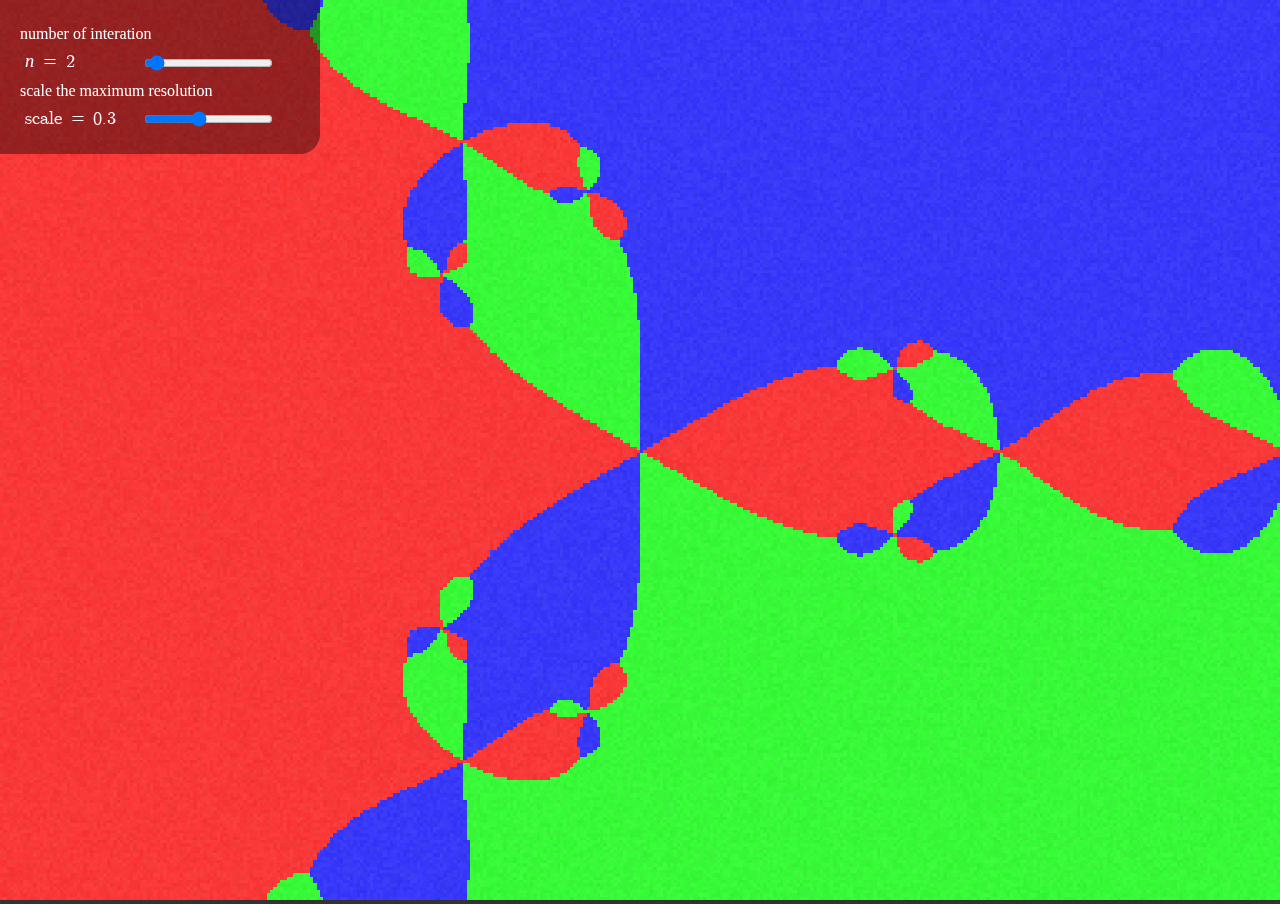
<file: ComputationalPhysics/fractal/index.html>
<!DOCTYPE html>
<html lang="en">

<head>
    <meta charset="UTF-8">
    <meta name="viewport" content="width=device-width, initial-scale=1.0">
    <link rel="stylesheet" href="css/normalize.css">
    <link rel="stylesheet" href="css/index.css">
    <link rel="stylesheet" href="mathquill-0.10.1/mathquill.css">
    <script src="https://ajax.googleapis.com/ajax/libs/jquery/1.11.0/jquery.min.js"></script>
    <script src="mathquill-0.10.1/mathquill.js"></script>
    <script src="js/Math.js"></script>
    <title>Pixel Manipulation</title>
</head>

<body>
    <div id="sidebar">
        <ul id="sidebar-list">
            <li>
                <p class='informartion'>
                    number of interation
                </p>
                <div class="value mq-math-mode">
                    <var>n</var>
                    <span class="mq-binary-operator">=</span>
                    <span id="inter_number" class='mq-math-mode'>2</span>
                </div>
                <input id='inter_slider' class="slider" type="range" min="0" max="50" value="2">
            </li>
            <li>
                <p class='informartion'>
                    scale the maximum resolution
                </p>
                <div class="value mq-math-mode">
                    <span class="mq-math-mode">scale</span>
                    <span class="mq-binary-operator">=</span>
                    <span id='scale_number' class='mq-math-mode'>0.3</span>
                </div>
                <input id='scale_slider' class="slider" type="range" min="0" max="1.2" value="0.5" step="0.01">
            </li>
            <li>
            </li>
        </ul>
    </div>
    <canvas id='app'></canvas>
    <script src="js/index.js"></script>
</body>

</html>
</file>
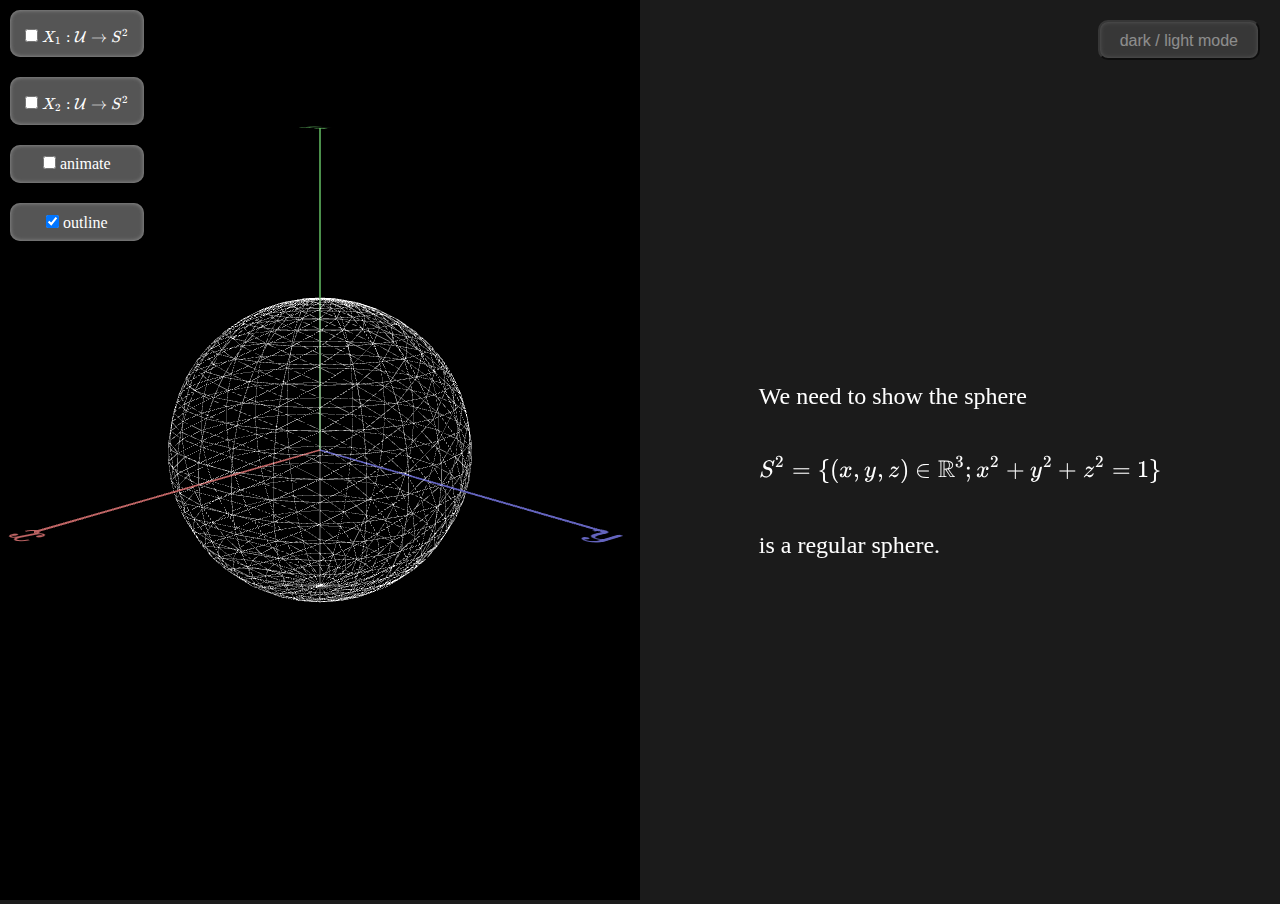
<file: DifferentialGeometry/SphericalCoordinate/index.html>
<!DOCTYPE html>
<html lang="">

<head>
    <meta charset="utf-8">
    <meta name="viewport" content="width=device-width, initial-scale=1.0">
    <title> Spherical Coordinate </title>
    <script src="js/p5.min.js"></script>
    <script src="js/katex.min.js"></script>
    <script src="js/main.js"></script>
    <script src="js/scroll.js" defer></script>

    <link rel="stylesheet" href="css/katex.min.css">
    <link rel="stylesheet" href="css/style.css">
    <link rel="stylesheet" href="css/scroll.css">
    <link rel="stylesheet" href="css/RWD.css">
</head>

<body>
    <div id="sidebar">
        <div class="container">
            <ul>
                <li class="list-item">
                    <div class="button-container">
                        <label class="button">
                            <input id="S1" type="checkbox"/>
                            <span class="latex">
                                X_1 : \mathcal{U} \to S^2 
                            </span>
                        </label>
                    </div>
                </li>
                <li class="list-item">
                    <div class="button-container">
                        <label class="button">
                            <input id="S2" type="checkbox"/>
                            <span class="latex">
                                
                            X_2 : \mathcal{U} \to S^2
                            </span>
                        </label>
                    </div>
                </li>
                <li class="list-item">
                    <div class="button-container">
                        <label class="button">
                            <input id="animate" type="checkbox"/> animate 
                        </label>
                    </div>
                </li>
                <li class="list-item">
                    <div class="button-container">
                        <label class="button">
                            <input id="outline" checked="true" type="checkbox"/> outline 
                        </label>
                    </div>
                </li>
            </ul>
        </div>
    </div>
    <main></main>
    <div id="expression">
        <section class="scroll hidden show">
            <div class="container">
                We need to show the sphere 
                <span class="Latex">
                    S^2 = \{(x,y,z)\in \R^3; x^2+y^2+z^2 = 1\}
                </span>
                is a regular sphere.
            </div>
        </section>
        <section class="scroll hidden">
            <div class="container">
                <div class="box">
                    Let <span class="latex">\mathcal{U} = \{ (\varphi,\theta); 0 < \varphi < \pi, 0 < \theta < 2\pi\}</span> and let <span class="latex">X_1 : \mathcal{U}\subset \R^2 \to \R^3</span> be given by 
                    <span class="Latex">
                        X_1(\varphi,\theta) = 
                        \begin{pmatrix}
                        \sin\varphi \cos\theta\\
                        \sin\varphi \sin\theta\\
                        \cos\varphi
                        \end{pmatrix}.
                    </span>
                    We may click the first <span class="latex"> X_1 </span> button to see that it covers the <span class="latex"> S^2 </span> minus the red line, where the parameterization of red line <span class="latex"> \alpha(\varphi) </span> is given by 
                    <span class="Latex"> 
                    \alpha(\varphi) = \left(\sin\varphi, 0, \cos\varphi\right),
                    </span>
                    which is at <span class="latex"> \theta=0 </span> and <span class="latex"> 0 < \varphi < \pi </span>.
                </div>
            </div>
        </section>
        <section class="scroll hidden">
            <div class="container">
                Therefore, we need another parameterization.
            </div>
        </section>
        <section class="scroll hidden">
            <div class="container">
                <div class="box">
                    We still continue using <span class="latex">\mathcal{U} = \{ (\varphi,\theta); 0 < \varphi < \pi, 0 < \theta < 2\pi\}</span> and let <span class="latex">X_2 : \mathcal{U}\subset \R^2 \to \R^3</span> be given by 
                    <span class="Latex">
                        X_2(\varphi,\theta) = 
                        \begin{pmatrix}
                        -\sin\varphi \cos\theta\\
                        \cos\varphi\\
                        \sin\varphi \sin\theta
                        \end{pmatrix}.
                    </span>

                    We may click the first <span class="latex"> X_2 </span> button to see that it covers the <span class="latex"> S^2 </span> minus the blue line, where the parameterization of blue line <span class="latex"> \beta(\varphi) </span> is given by 
                    <span class="Latex"> 
                    \beta(\varphi) = \left(-\sin\varphi, \cos\varphi, 0\right),
                    </span>
                    which is at <span class="latex"> \theta=0 </span> and <span class="latex"> 0 < \varphi < \pi </span>.
                </div>
            </div>
        </section>
        <button class="button" id="theme-toggle">dark / light mode</button>

        <script>
            document.getElementById('theme-toggle').addEventListener('click', () => {
                document.body.classList.toggle('light-mode');
                if(document.body.classList.value.includes("light-mode")){
                    config.mode = "light-mode"; 
                }else{
                    config.mode = "dark-mode"; 
                }
            });
        </script>
    </div>
    
</body>
</html>
</file>
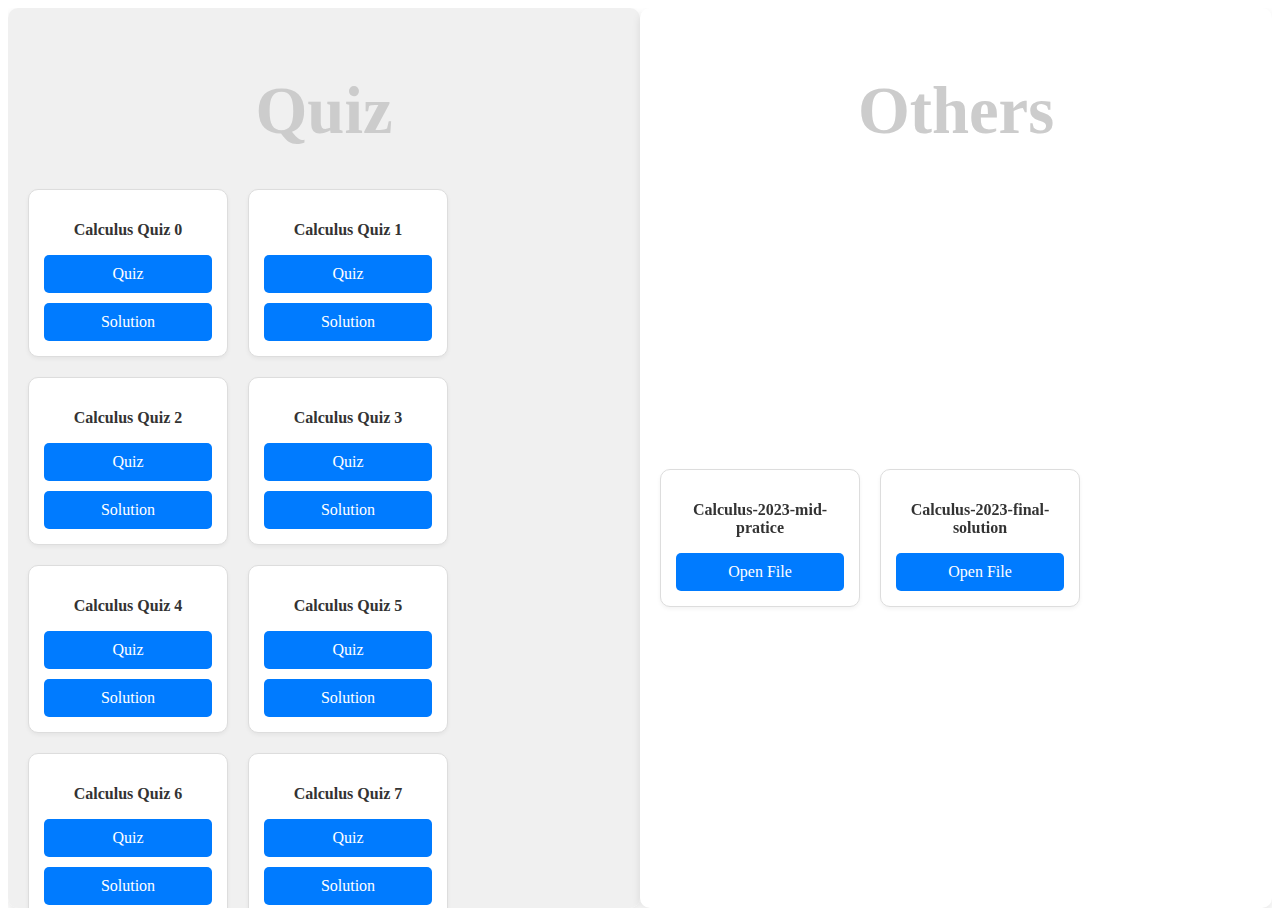
<file: Calculus/2023-quiz/web/index.html>
<!DOCTYPE html>
<html lang="en">
<head>
    <meta charset="UTF-8">
    <meta name="viewport" content="width=device-width, initial-scale=1.0">
    <link rel="stylesheet" type="text/css" href="style.css">
    <script src="config.js" defer></script>
    <script src="script.js" defer></script>
    <title>Calculus</title>
</head>
<body>
    <div id="content-wrapper">
        <div id="quiz-container" class="container">
            <h2> Quiz </h2>
        </div>
        <div id="others-container" class="container">
            <h2> Others </h2>
        </div>
    </div>


</body>
</html>
</file>
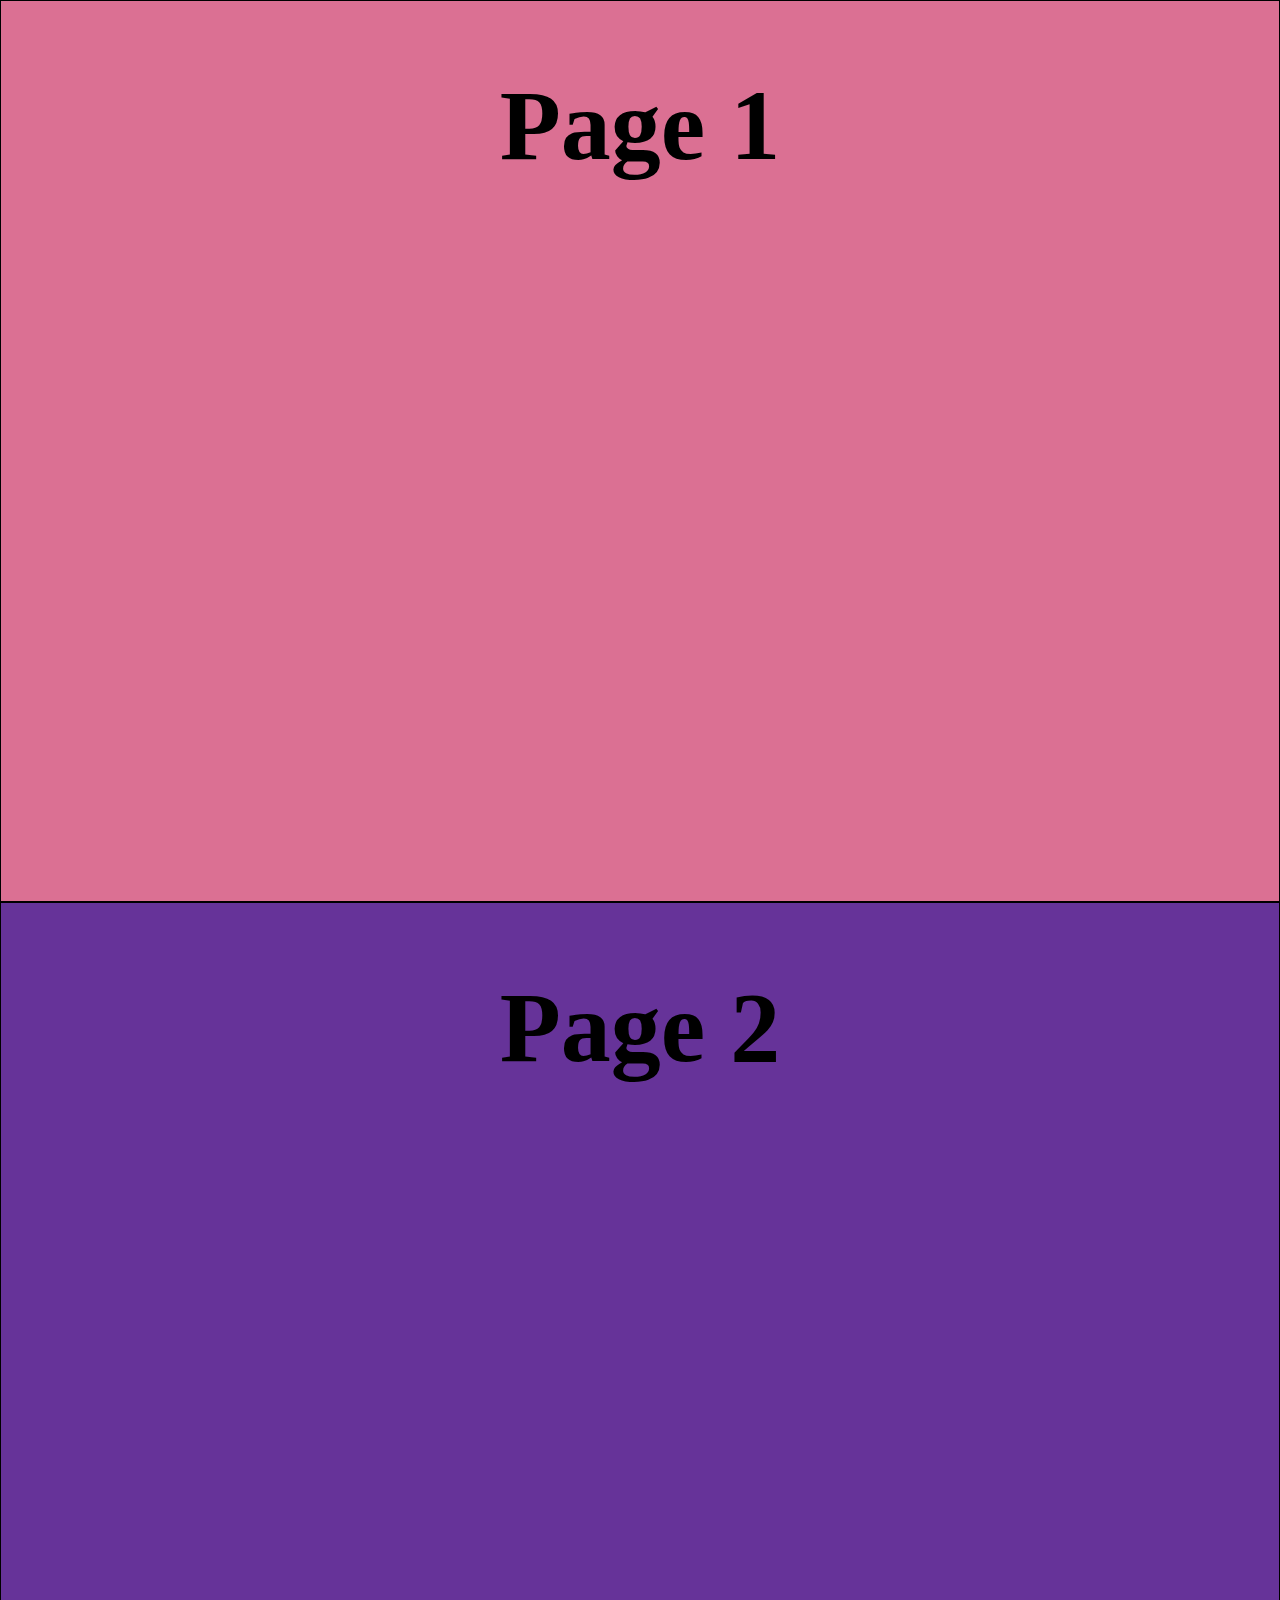
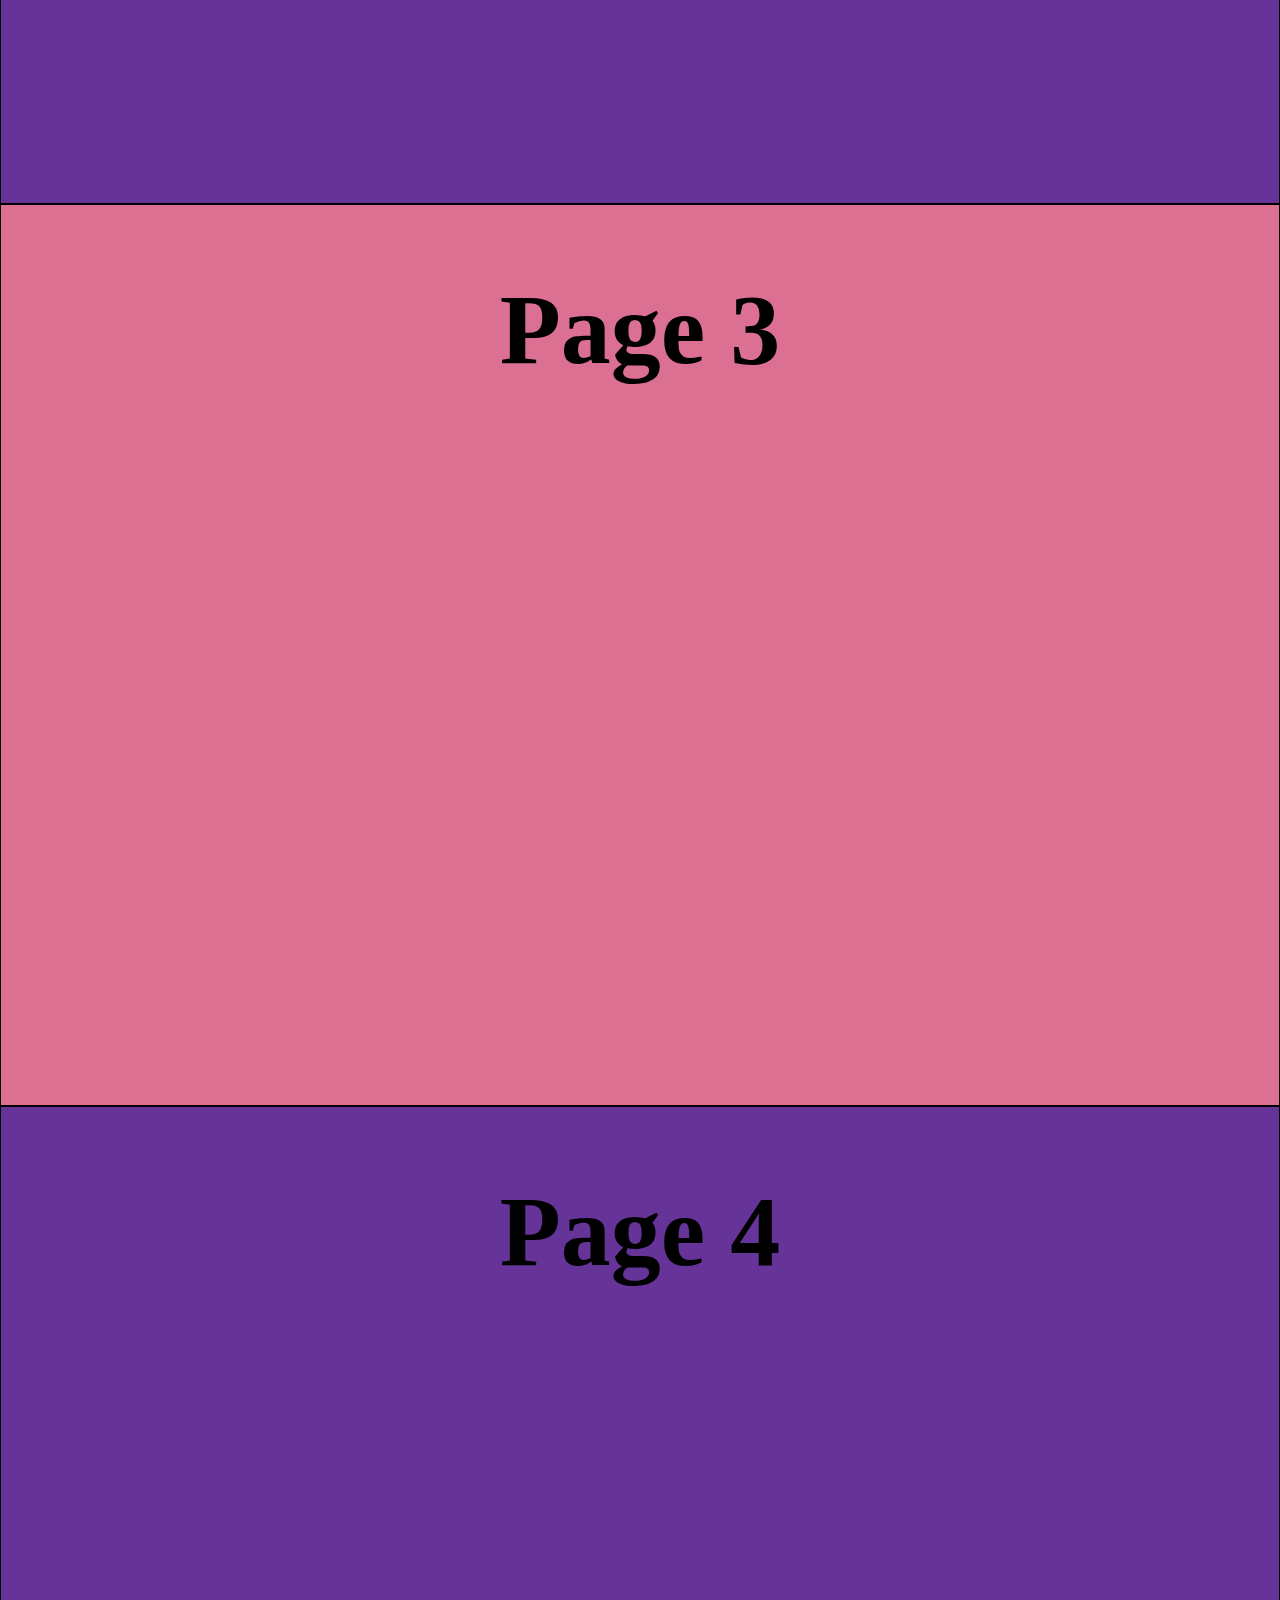
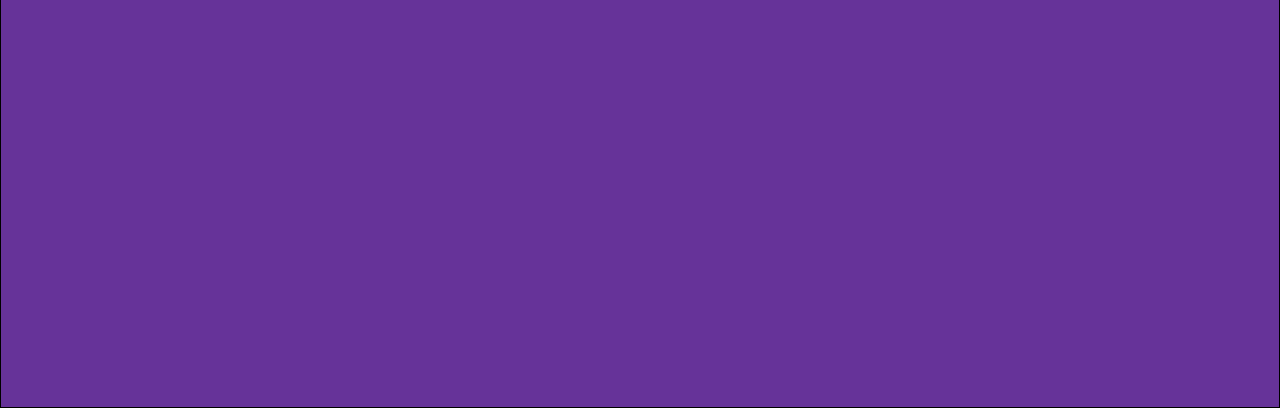
<file: NumericalAnalysis/scroll_snap.html>
<!DOCTYPE html>
<html>
    <head>
        <meta charset="UTF-8" />
        <meta name="viewport" content="width=device-width, initial-scale=1.0" />
        <title>Scroll snap pratice</title>
        <style>
            body {
                margin:0;
                padding: 0;
                background-color:powderblue;
            }
            .container{
                margin:0;
                padding: 0;
                background-color: white;
                height: 100vh;
                scroll-snap-points-y: repeat(100vh);
                scroll-snap-type: y mandatory;
            }
            .page:nth-of-type(odd){
                background-color: palevioletred;
            }
            .page:nth-of-type(even){
                background-color: rebeccapurple;
            }
            .page {
                scroll-snap-align:start;
                position: relative;
                border: solid 0.5px;
                height:100vh;
                text-align: center;
                vertical-align: middle;
            }
            h1{
                display: inline-block;
                vertical-align: middle;
                font-size:100px;
            }
            
        </style>
    </head>
    <body>
        <div class="container">
            <div class="page"><h1>Page 1</h1></div>
            <div class="page"><h1>Page 2</h1></div>
            <div class="page"><h1>Page 3</h1></div>
            <div class="page"><h1>Page 4</h1></div>
        </div>
    </body>
</html>
</file>
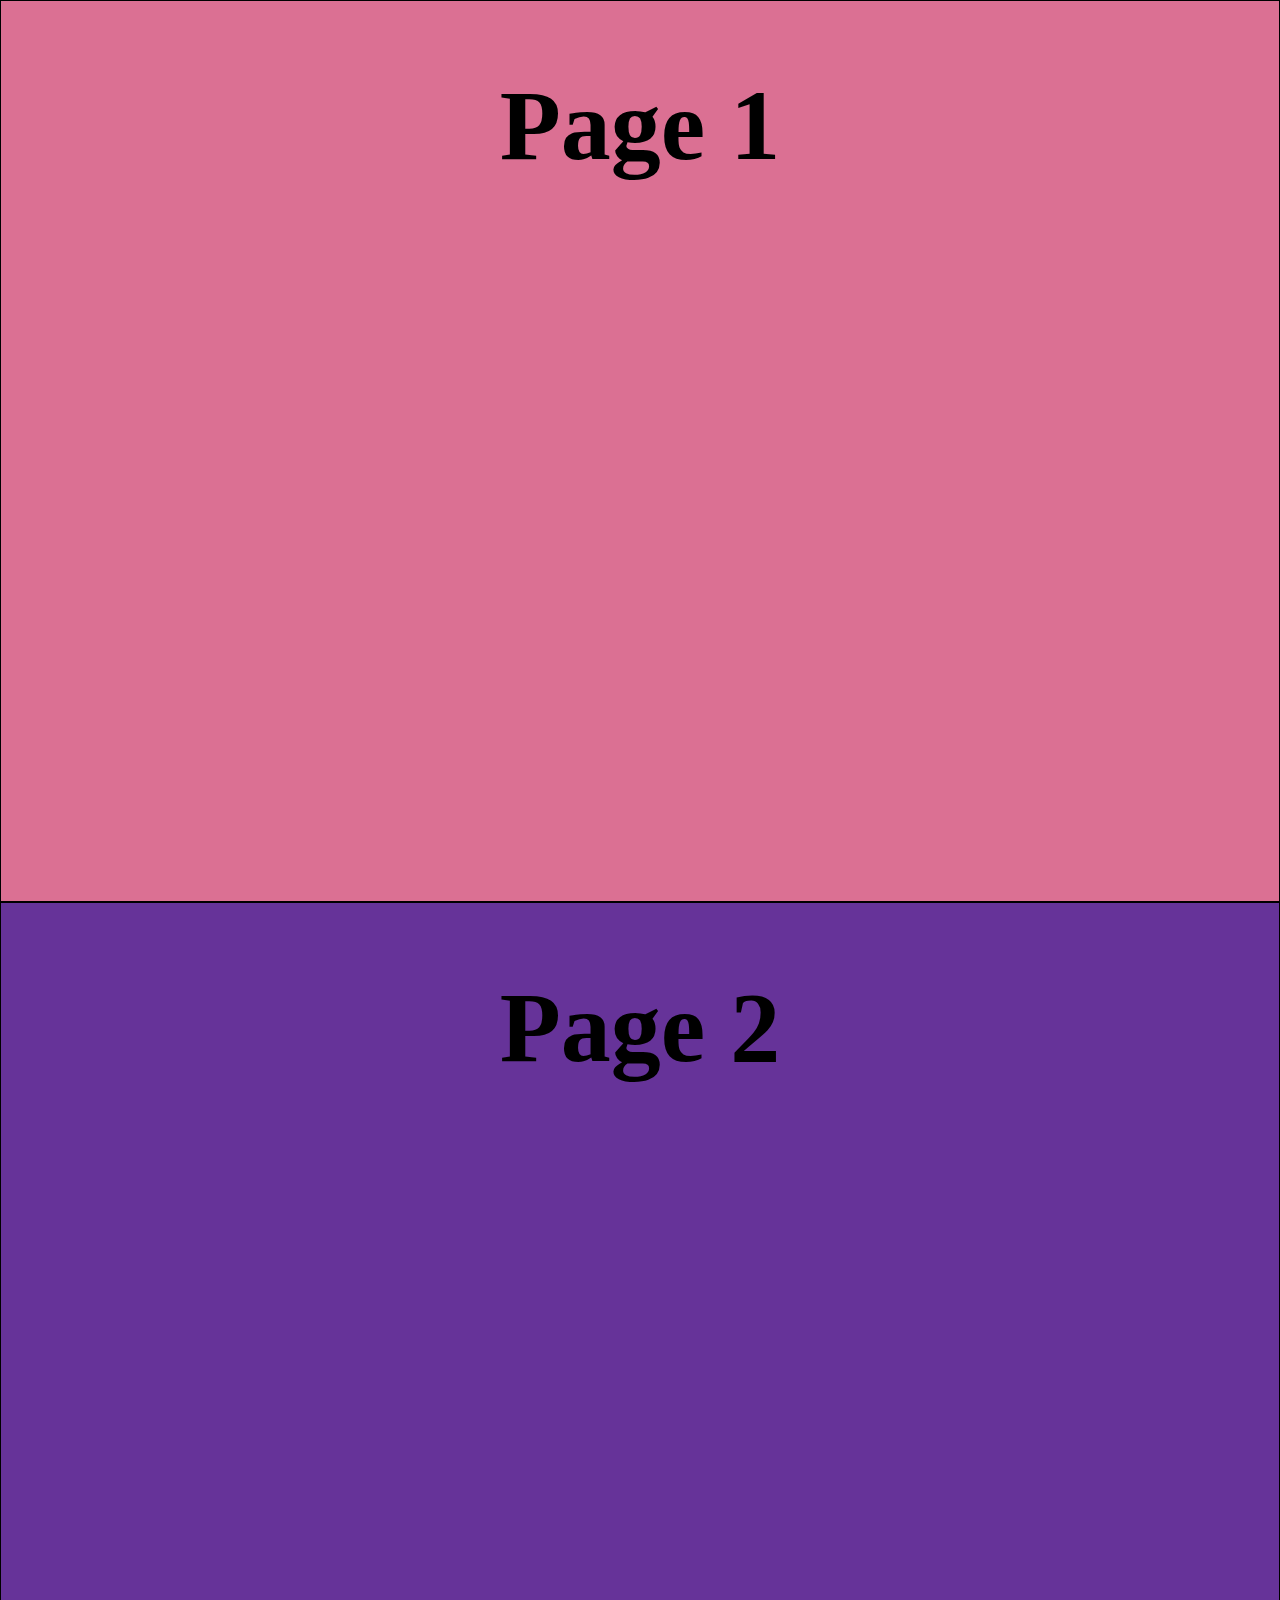
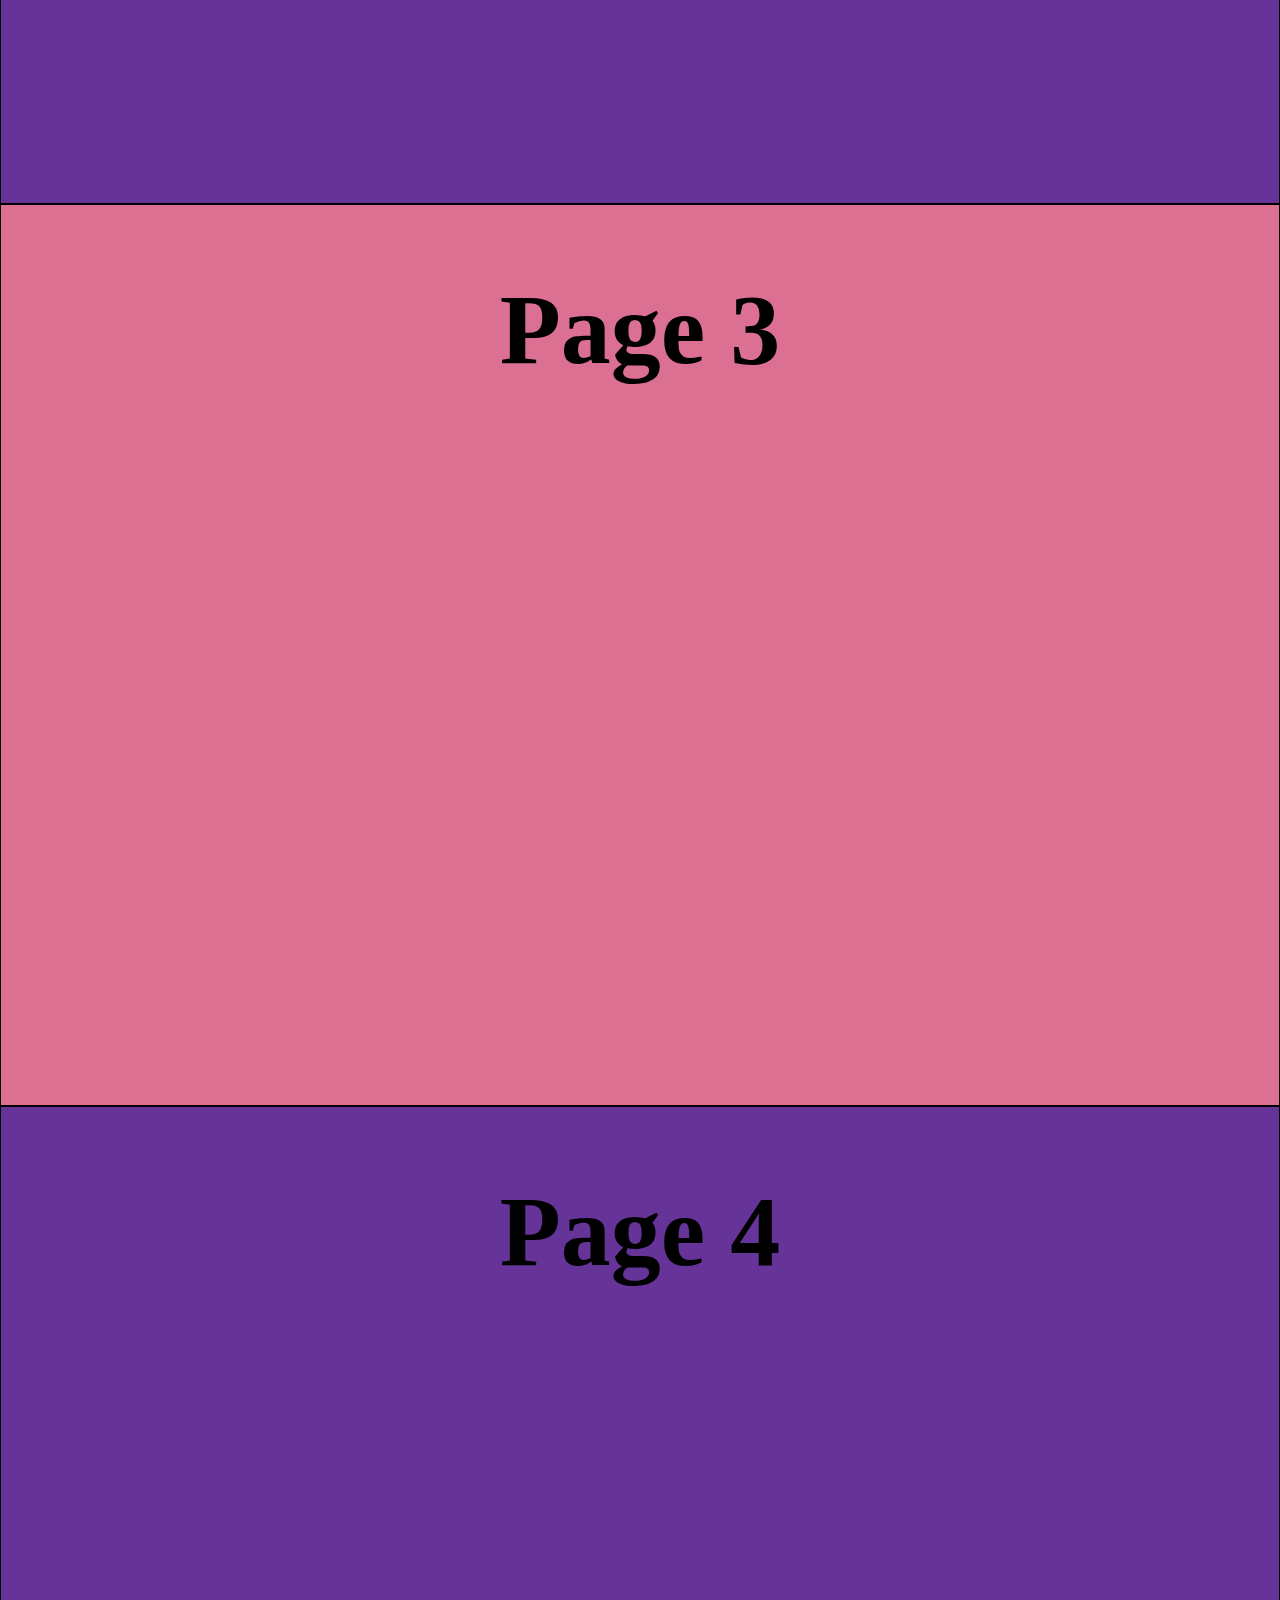
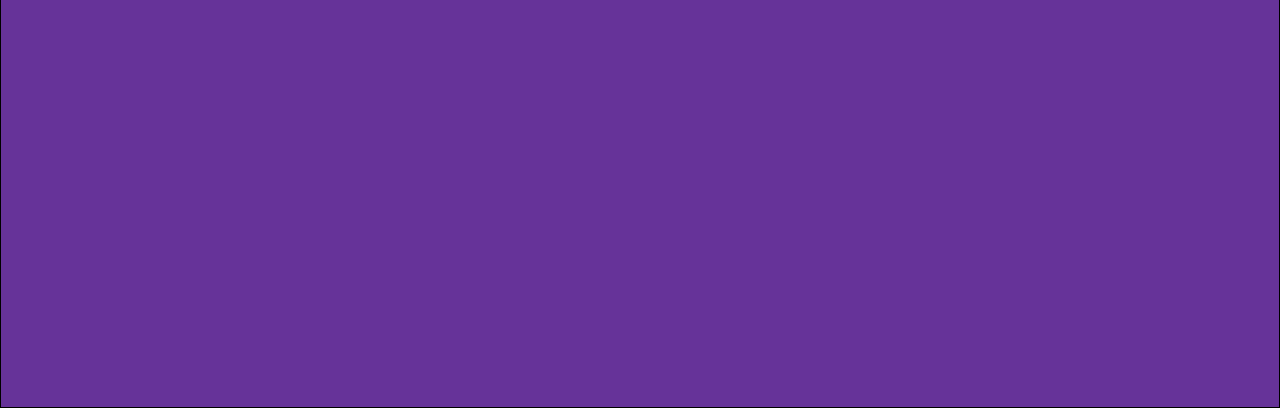
<file: quiz/scroll_snap.html>
<!DOCTYPE html>
<html>
    <head>
        <meta charset="UTF-8" />
        <meta name="viewport" content="width=device-width, initial-scale=1.0" />
        <title>Scroll snap pratice</title>
        <style>
            body {
                margin:0;
                padding: 0;
                background-color:powderblue;
            }
            .container{
                margin:0;
                padding: 0;
                background-color: white;
                height: 100vh;
                scroll-snap-points-y: repeat(100vh);
                scroll-snap-type: y mandatory;
            }
            .page:nth-of-type(odd){
                background-color: palevioletred;
            }
            .page:nth-of-type(even){
                background-color: rebeccapurple;
            }
            .page {
                scroll-snap-align:start;
                position: relative;
                border: solid 0.5px;
                height:100vh;
                text-align: center;
                vertical-align: middle;
            }
            h1{
                display: inline-block;
                vertical-align: middle;
                font-size:100px;
            }
            
        </style>
    </head>
    <body>
        <div class="container">
            <div class="page"><h1>Page 1</h1></div>
            <div class="page"><h1>Page 2</h1></div>
            <div class="page"><h1>Page 3</h1></div>
            <div class="page"><h1>Page 4</h1></div>
        </div>
    </body>
</html>
</file>
<file: ComputationalPhysics/fractal/css/index.css>
*{
	box-sizing: border-box;
	position: relative;
}

body{
	height: 100vh;
	width: 100vw;
	overflow: hidden;
	background-color: #333;
}

#app{
	left: 50%;
	top: 50%;
	transform: translate(-50%,-50%);
	transition: all 0.5s;

}

/* ====================== */
#sidebar {
	position: fixed;
	left: 0;
	top: 0;
	z-index: 10;
	background-color: rgba(0,0,0,0.4);
	border-radius: 0 0 20px 0;
	color: white;
	width: 320px;
/*	border: 1px solid red;*/
	
	opacity: 0.2;
	transform: translate(-300px,0px);
	transition: 0.3s;
}

#sidebar:hover{
	opacity: 1;
	transform: translate(0px,0px);
}


#sidebar-list {
	padding: 10px;
	margin: 10px;
	list-style-type: none;
/*	border: 1px solid blue;*/
}
.value {
	vertical-align: middle;
	display: inline-block;
	color: white;
	min-width: 120px;
	padding-right: 20px;
	padding-left: 5px;
	margin: 5px 0px;
	text-align: left;

}
.slider{
	vertical-align: middle;
}
.informartion{
	padding: 0px;
	margin: 5px 0px;
}
</file>
<file: ComputationalPhysics/fractal/mathquill-0.10.1/mathquill.css>
/*
 * MathQuill v0.10.1               http://mathquill.com
 * by Han, Jeanine, and Mary  maintainers@mathquill.com
 *
 * This Source Code Form is subject to the terms of the
 * Mozilla Public License, v. 2.0. If a copy of the MPL
 * was not distributed with this file, You can obtain
 * one at http://mozilla.org/MPL/2.0/.
 */
@font-face {
  font-family: Symbola;
  src: url(font/Symbola.eot);
  src: local("Symbola Regular"), local("Symbola"), url(font/Symbola.woff2) format("woff2"), url(font/Symbola.woff) format("woff"), url(font/Symbola.ttf) format("truetype"), url(font/Symbola.otf) format("opentype"), url(font/Symbola.svg#Symbola) format("svg");
}
.mq-editable-field {
  display: -moz-inline-box;
  display: inline-block;
}
.mq-editable-field .mq-cursor {
  border-left: 1px solid black;
  margin-left: -1px;
  position: relative;
  z-index: 1;
  padding: 0;
  display: -moz-inline-box;
  display: inline-block;
}
.mq-editable-field .mq-cursor.mq-blink {
  visibility: hidden;
}
.mq-editable-field,
.mq-math-mode .mq-editable-field {
  border: 1px solid gray;
}
.mq-editable-field.mq-focused,
.mq-math-mode .mq-editable-field.mq-focused {
  -webkit-box-shadow: #8bd 0 0 1px 2px, inset #6ae 0 0 2px 0;
  -moz-box-shadow: #8bd 0 0 1px 2px, inset #6ae 0 0 2px 0;
  box-shadow: #8bd 0 0 1px 2px, inset #6ae 0 0 2px 0;
  border-color: #709AC0;
  border-radius: 1px;
}
.mq-math-mode .mq-editable-field {
  margin: 1px;
}
.mq-editable-field .mq-latex-command-input {
  color: inherit;
  font-family: "Courier New", monospace;
  border: 1px solid gray;
  padding-right: 1px;
  margin-right: 1px;
  margin-left: 2px;
}
.mq-editable-field .mq-latex-command-input.mq-empty {
  background: transparent;
}
.mq-editable-field .mq-latex-command-input.mq-hasCursor {
  border-color: ActiveBorder;
}
.mq-editable-field.mq-empty:after,
.mq-editable-field.mq-text-mode:after,
.mq-math-mode .mq-empty:after {
  visibility: hidden;
  content: 'c';
}
.mq-editable-field .mq-cursor:only-child:after,
.mq-editable-field .mq-textarea + .mq-cursor:last-child:after {
  visibility: hidden;
  content: 'c';
}
.mq-editable-field .mq-text-mode .mq-cursor:only-child:after {
  content: '';
}
.mq-editable-field.mq-text-mode {
  overflow-x: auto;
  overflow-y: hidden;
}
.mq-root-block,
.mq-math-mode .mq-root-block {
  display: -moz-inline-box;
  display: inline-block;
  width: 100%;
  padding: 2px;
  -webkit-box-sizing: border-box;
  -moz-box-sizing: border-box;
  box-sizing: border-box;
  white-space: nowrap;
  overflow: hidden;
  vertical-align: middle;
}
.mq-math-mode {
  font-variant: normal;
  font-weight: normal;
  font-style: normal;
  font-size: 115%;
  line-height: 1;
  display: -moz-inline-box;
  display: inline-block;
}
.mq-math-mode .mq-non-leaf,
.mq-math-mode .mq-scaled {
  display: -moz-inline-box;
  display: inline-block;
}
.mq-math-mode var,
.mq-math-mode .mq-text-mode,
.mq-math-mode .mq-nonSymbola {
  font-family: "Times New Roman", Symbola, serif;
  line-height: .9;
}
.mq-math-mode * {
  font-size: inherit;
  line-height: inherit;
  margin: 0;
  padding: 0;
  border-color: black;
  -webkit-user-select: none;
  -moz-user-select: none;
  user-select: none;
  box-sizing: border-box;
}
.mq-math-mode .mq-empty {
  background: #ccc;
}
.mq-math-mode .mq-empty.mq-root-block {
  background: transparent;
}
.mq-math-mode.mq-empty {
  background: transparent;
}
.mq-math-mode .mq-text-mode {
  font-size: 87%;
}
.mq-math-mode .mq-font {
  font: 1em "Times New Roman", Symbola, serif;
}
.mq-math-mode .mq-font * {
  font-family: inherit;
  font-style: inherit;
}
.mq-math-mode b,
.mq-math-mode b.mq-font {
  font-weight: bolder;
}
.mq-math-mode var,
.mq-math-mode i,
.mq-math-mode i.mq-font {
  font-style: italic;
}
.mq-math-mode var.mq-f {
  margin-right: 0.2em;
  margin-left: 0.1em;
}
.mq-math-mode .mq-roman var.mq-f {
  margin: 0;
}
.mq-math-mode big {
  font-size: 125%;
}
.mq-math-mode .mq-roman {
  font-style: normal;
}
.mq-math-mode .mq-sans-serif {
  font-family: sans-serif, Symbola, serif;
}
.mq-math-mode .mq-monospace {
  font-family: monospace, Symbola, serif;
}
.mq-math-mode .mq-overline {
  border-top: 1px solid black;
  margin-top: 1px;
}
.mq-math-mode .mq-underline {
  border-bottom: 1px solid black;
  margin-bottom: 1px;
}
.mq-math-mode .mq-binary-operator {
  padding: 0 0.2em;
  display: -moz-inline-box;
  display: inline-block;
}
.mq-math-mode .mq-supsub {
  font-size: 90%;
  vertical-align: -0.5em;
}
.mq-math-mode .mq-supsub.mq-limit {
  font-size: 80%;
  vertical-align: -0.4em;
}
.mq-math-mode .mq-supsub.mq-sup-only {
  vertical-align: .5em;
}
.mq-math-mode .mq-supsub.mq-sup-only .mq-sup {
  display: inline-block;
  vertical-align: text-bottom;
}
.mq-math-mode .mq-supsub .mq-sup {
  display: block;
}
.mq-math-mode .mq-supsub .mq-sub {
  display: block;
  float: left;
}
.mq-math-mode .mq-supsub.mq-limit .mq-sub {
  margin-left: -0.25em;
}
.mq-math-mode .mq-supsub .mq-binary-operator {
  padding: 0 .1em;
}
.mq-math-mode .mq-supsub .mq-fraction {
  font-size: 70%;
}
.mq-math-mode sup.mq-nthroot {
  font-size: 80%;
  vertical-align: 0.8em;
  margin-right: -0.6em;
  margin-left: .2em;
  min-width: .5em;
}
.mq-math-mode .mq-paren {
  padding: 0 .1em;
  vertical-align: top;
  -webkit-transform-origin: center .06em;
  -moz-transform-origin: center .06em;
  -ms-transform-origin: center .06em;
  -o-transform-origin: center .06em;
  transform-origin: center .06em;
}
.mq-math-mode .mq-paren.mq-ghost {
  color: silver;
}
.mq-math-mode .mq-paren + span {
  margin-top: .1em;
  margin-bottom: .1em;
}
.mq-math-mode .mq-array {
  vertical-align: middle;
  text-align: center;
}
.mq-math-mode .mq-array > span {
  display: block;
}
.mq-math-mode .mq-operator-name {
  font-family: Symbola, "Times New Roman", serif;
  line-height: .9;
  font-style: normal;
}
.mq-math-mode var.mq-operator-name.mq-first {
  padding-left: .2em;
}
.mq-math-mode var.mq-operator-name.mq-last {
  padding-right: .2em;
}
.mq-math-mode .mq-fraction {
  font-size: 90%;
  text-align: center;
  vertical-align: -0.4em;
  padding: 0 .2em;
}
.mq-math-mode .mq-fraction,
.mq-math-mode .mq-large-operator,
.mq-math-mode x:-moz-any-link {
  display: -moz-groupbox;
}
.mq-math-mode .mq-fraction,
.mq-math-mode .mq-large-operator,
.mq-math-mode x:-moz-any-link,
.mq-math-mode x:default {
  display: inline-block;
}
.mq-math-mode .mq-numerator,
.mq-math-mode .mq-denominator {
  display: block;
}
.mq-math-mode .mq-numerator {
  padding: 0 0.1em;
}
.mq-math-mode .mq-denominator {
  border-top: 1px solid;
  float: right;
  width: 100%;
  padding: 0.1em;
}
.mq-math-mode .mq-sqrt-prefix {
  padding-top: 0;
  position: relative;
  top: 0.1em;
  vertical-align: top;
  -webkit-transform-origin: top;
  -moz-transform-origin: top;
  -ms-transform-origin: top;
  -o-transform-origin: top;
  transform-origin: top;
}
.mq-math-mode .mq-sqrt-stem {
  border-top: 1px solid;
  margin-top: 1px;
  padding-left: .15em;
  padding-right: .2em;
  margin-right: .1em;
  padding-top: 1px;
}
.mq-math-mode .mq-vector-prefix {
  display: block;
  text-align: center;
  line-height: .25em;
  margin-bottom: -0.1em;
  font-size: 0.75em;
}
.mq-math-mode .mq-vector-stem {
  display: block;
}
.mq-math-mode .mq-large-operator {
  text-align: center;
}
.mq-math-mode .mq-large-operator .mq-from,
.mq-math-mode .mq-large-operator big,
.mq-math-mode .mq-large-operator .mq-to {
  display: block;
}
.mq-math-mode .mq-large-operator .mq-from,
.mq-math-mode .mq-large-operator .mq-to {
  font-size: 80%;
}
.mq-math-mode .mq-large-operator .mq-from {
  float: right;
  /* take out of normal flow to manipulate baseline */
  width: 100%;
}
.mq-math-mode,
.mq-math-mode .mq-editable-field {
  cursor: text;
  font-family: Symbola, "Times New Roman", serif;
}
.mq-math-mode .mq-overarrow {
  border-top: 1px solid black;
  margin-top: 1px;
  padding-top: 0.2em;
}
.mq-math-mode .mq-overarrow:before {
  display: block;
  position: relative;
  top: -0.34em;
  font-size: 0.5em;
  line-height: 0em;
  content: '\27A4';
  text-align: right;
}
.mq-math-mode .mq-overarrow.mq-arrow-left:before {
  -moz-transform: scaleX(-1);
  -o-transform: scaleX(-1);
  -webkit-transform: scaleX(-1);
  transform: scaleX(-1);
  filter: FlipH;
  -ms-filter: "FlipH";
}
.mq-math-mode .mq-selection,
.mq-editable-field .mq-selection,
.mq-math-mode .mq-selection .mq-non-leaf,
.mq-editable-field .mq-selection .mq-non-leaf,
.mq-math-mode .mq-selection .mq-scaled,
.mq-editable-field .mq-selection .mq-scaled {
  background: #B4D5FE !important;
  background: Highlight !important;
  color: HighlightText;
  border-color: HighlightText;
}
.mq-math-mode .mq-selection .mq-matrixed,
.mq-editable-field .mq-selection .mq-matrixed {
  background: #39F !important;
}
.mq-math-mode .mq-selection .mq-matrixed-container,
.mq-editable-field .mq-selection .mq-matrixed-container {
  filter: progid:DXImageTransform.Microsoft.Chroma(color='#3399FF') !important;
}
.mq-math-mode .mq-selection.mq-blur,
.mq-editable-field .mq-selection.mq-blur,
.mq-math-mode .mq-selection.mq-blur .mq-non-leaf,
.mq-editable-field .mq-selection.mq-blur .mq-non-leaf,
.mq-math-mode .mq-selection.mq-blur .mq-scaled,
.mq-editable-field .mq-selection.mq-blur .mq-scaled,
.mq-math-mode .mq-selection.mq-blur .mq-matrixed,
.mq-editable-field .mq-selection.mq-blur .mq-matrixed {
  background: #D4D4D4 !important;
  color: black;
  border-color: black;
}
.mq-math-mode .mq-selection.mq-blur .mq-matrixed-container,
.mq-editable-field .mq-selection.mq-blur .mq-matrixed-container {
  filter: progid:DXImageTransform.Microsoft.Chroma(color='#D4D4D4') !important;
}
.mq-editable-field .mq-textarea,
.mq-math-mode .mq-textarea {
  position: relative;
  -webkit-user-select: text;
  -moz-user-select: text;
  user-select: text;
}
.mq-editable-field .mq-textarea *,
.mq-math-mode .mq-textarea *,
.mq-editable-field .mq-selectable,
.mq-math-mode .mq-selectable {
  -webkit-user-select: text;
  -moz-user-select: text;
  user-select: text;
  position: absolute;
  clip: rect(1em 1em 1em 1em);
  -webkit-transform: scale(0);
  -moz-transform: scale(0);
  -ms-transform: scale(0);
  -o-transform: scale(0);
  transform: scale(0);
  resize: none;
  width: 1px;
  height: 1px;
}
.mq-math-mode .mq-matrixed {
  background: white;
  display: -moz-inline-box;
  display: inline-block;
}
.mq-math-mode .mq-matrixed-container {
  filter: progid:DXImageTransform.Microsoft.Chroma(color='white');
  margin-top: -0.1em;
}
</file>
<file: DifferentialGeometry/SphericalCoordinate/css/style.css>
*{
    position: relative;
    box-sizing: border-box;
}

body {
    padding: 0;
    margin: 0;
    background-color: #1b1b1b;
}

html, body, main{
    overflow: hidden;
}

input,ul,li{
    list-style-type: none;
    padding: 0;
    margin: 0;
}

.button input{
}


#sidebar{
    position: fixed;
    left: 0;
    top: 0;
    height: auto;
    width: 12%;
    z-index: 100;

    border-radius: 0 0 10px 0;
    transition: 0.1s;
}

.list-item{
    display: block;
}

.button-container{
    display: block; 
    padding: 10px;
}

.button-container .button{
    text-align: center;
    display: block;   
    width: 100%;
    padding: 5%;

    cursor: pointer;

    font-family: "Times";
}

.button{  
    border-radius: 10px;
    box-shadow: 0px 0px 4px inset #999;
    background-color: #555;
    color: white;
}


#expression{
    position: fixed;
    right: 0;
    top: 0;

    width: 50%;
    height: 100vh;
    padding: 0% 5%;

    font-family: "Times";
    

    overflow-y: scroll;

    background-color: #1b1b1b;
    color: white;

    font-size: 12pt; 
    line-height: 26px;
}

.katex { 
    line-height: 25px;
    font-size: 12pt; 
}

.box{
    border: 1px solid white;
    padding: 10px;
    border-radius: 10px;
}

body.light-mode #expression{
    background-color: white;
    color: black;
}
body.light-mode .box{
    border: 1px solid black;
}

#theme-toggle{
    position: fixed;
    top: 20px;
    right: 20px;

    width: auto;
    height: 40px;
    padding: 2px 20px;

    cursor: pointer;

    opacity: 0.5;
    transition: all 0.3s;
}

#theme-toggle:hover{
    opacity: 1.0;
}

section{
    margin: 30px 0px 0px 0px;
}
</file>
<file: DifferentialGeometry/SphericalCoordinate/css/scroll.css>
section.scroll{
	display: grid;
	place-items: center;
	align-content: center;
	
	min-height: 100vh
}

.hidden{
	opacity: 0;
	filter: blur(5px);
	transition: all 0.5s;
}

.show{
	filter: blur(0px);
	opacity: 1;
}


#expression, .katex{
    font-size: 18pt; 
    line-height: 50px;
}

.button, .button .katex{
	font-size: 12pt; 
    line-height: 25px;
}

/* --------  */
#expression{
	scroll-snap-type: y mandatory;
	scroll-padding: 5%;
}

section.scroll{
	overflow-y: scroll;
	scroll-snap-align: start;
	padding: 0px 0px 20px 0px;
}
</file>
<file: DifferentialGeometry/SphericalCoordinate/css/RWD.css>
@media(max-width: 470px){
	#expression{
		top: 50%;
		left: 0;
		width: 100vw;
		height: 50vh;
	}

	section.scroll{
		min-height: 50vh;
	}


	#expression, .katex{
	    font-size: 11pt; 
	    line-height: 25px;
	}
	.button, .button .katex{
		font-size: 11pt; 
	    line-height: 25px;
	}

	/* -----  */
	#sidebar{
		position: fixed;
		top: calc(50% - 60px);
		width: 100vw;
	}
	#sidebar .container,
	#sidebar ul{
		overflow-x: scroll;
		white-space: nowrap;
	}
	#sidebar .list-item{
		vertical-align: middle;
		display: inline-block;
	}
	#sidebar .button-container{
	}
	#sidebar .button{
		padding: 5px;
		width: 120px;
		width: 200px;
	}
	/*----*/
	#theme-toggle{
		top: calc(50% + 5px);
		padding: 0px 10px;
		height: 30px;

	}
}
</file>
<file: Calculus/2023-quiz/web/style.css>
*{
    position: relative;
    box-sizing: border-box;
}
#content-wrapper {
    display: flex;
    height: 100vh;
    overflow: hidden;
}

a{
    text-decoration: none;
}

h2 {
    font-size: 50pt;
    text-align: center;
    display: block;
    width: 100%;
    height: 50px;
    position: sticky;
    top: 0;
    color: #ccc;
    z-index: 1;
}

.card h3 {
    font-size: 16px;
    text-align: center;
    color: #333;
}
#quiz-container {
    background-color: #f0f0f0; /* 左側容器的背景顏色 */
}

#others-container {
    background-color: #ffffff; /* 右側容器的背景顏色 */
}

.container {
    overscroll-behavior: contain;
    display: flex; 
    flex: 1; 
    overflow-y: auto; 
    padding: 10px; 
    flex-wrap: wrap;
    align-items: flex-start;
    border-radius: 10px; /* 設置容器的圓角 */
    box-shadow: 0 4px 8px rgba(0, 0, 0, 0.1); /* 添加輕微的陰影 */
}

.card {
    border: 1px solid #ddd;
    border-radius: 10px; /* 卡片的圓角 */
    padding: 15px;
    margin: 10px;
    width: 200px;
    background-color: #ffffff; /* 卡片的背景顏色 */
    box-shadow: 0 2px 4px rgba(0, 0, 0, 0.05); /* 卡片的陰影 */
}

.button {
    transform: translateY(0px);
    display: block;
    width: 100%;
    padding: 10px;
    margin-top: 10px;
    text-align: center;
    background-color: #007bff;
    color: white;
    border: none;
    border-radius: 5px;
    cursor: pointer;
    transition: background-color 0.3s ease, transform 0.3s ease, box-shadow 0.3s ease;
}

.button:hover {
    transform: translateY(-5px);
    box-shadow: 0 4px 8px rgba(0, 0, 0, 0.2);
}
.button:active{
    transform: translateY(0px);
}

.button:hover {
    background-color: #0056b3; /* 按鈕滑鼠經過時的背景顏色 */
}
</file>
